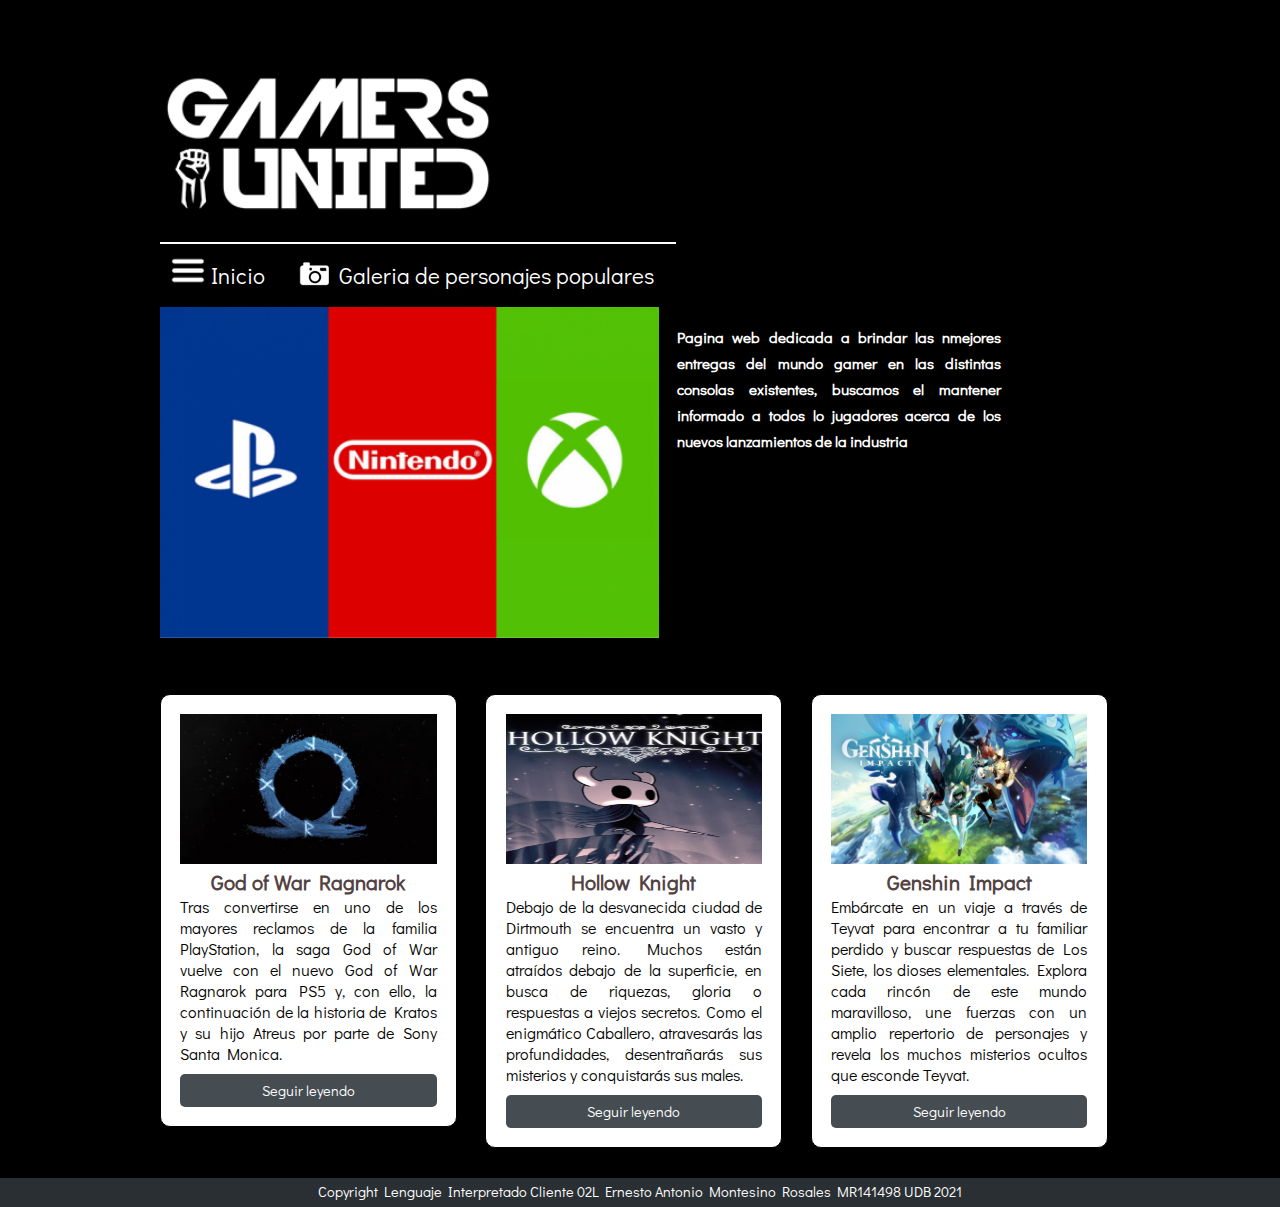
<file: index.html>
<!doctype html>
<html>

<head>
    <meta charset="utf-8">
    <meta name = "viewport" content = "widht = device-widht, initial-scale=1.0, user-scalable=no" >
    <link type="text/css" rel="stylesheet" href="css/base.css">
<link type="text/css" rel="stylesheet" href="css/movil.css" media="screen
and (max-width:480px) ">
<link type="text/css" rel="stylesheet" href="css/tablet.css" media="screen
and (min-width:481px) and (max-width:768px) ">
<link type="text/css" rel="stylesheet" href="css/pc.css" media="screen and
(min-width:769px) ">
    <title>Gamers United</title>
</head>

<body>
    <section id="superior">
        <div id="encabezado">
            <nav>
                <img src="img/Logos/Logo_principal1.png" alt="Logo" width="200" height="54" id="logo">
                <ul>
                    <li><a href="index.html" id="inicio">Inicio</a></li>
                    <li><a href="galeria.html" id="galeria">Galeria de personajes populares</a></li>
                </ul>
            </nav>
            <div id="imgDesc">
                <img src="img/Logos/Consolas.png" alt="Imagen principal" width="300" height="120">
                <div id="descripcion">
                    <p>Pagina web dedicada a brindar las nmejores entregas del mundo gamer en las distintas consolas existentes, buscamos el mantener informado a todos lo jugadores acerca de los nuevos lanzamientos de la industria</p>
                </div>
            </div>
    </section>
    <section id="contenido">
        <div class="plan">
            <img src="img/Noticias/Ragnarok.jpeg" alt="GOW R" width="260" height="150">
            <h1>God of War Ragnarok</h1> Tras convertirse en uno de los mayores reclamos de la familia PlayStation, la saga God of War vuelve con el nuevo God of War Ragnarok para PS5 y, con ello, la continuación de la historia de Kratos y su hijo Atreus por parte de Sony Santa Monica.
            <p class="boton"><a href="Noticia1.html">Seguir leyendo</a></p>
        </div>
        <div class="plan">
            <img src="img/Logos/Hollow.jpg" alt="Hollow" width="260" height="150">
            <h1>Hollow Knight</h1> Debajo de la desvanecida ciudad de Dirtmouth se encuentra un vasto y antiguo reino. Muchos están atraídos debajo de la superficie, en busca de riquezas, gloria o respuestas a viejos secretos.
            Como el enigmático Caballero, atravesarás las profundidades, desentrañarás sus misterios y conquistarás sus males.
            <p class="boton"><a href="Noticia2.html">Seguir leyendo</a></p>
        </div>
        <div class="plan">
            <img src="img/Logos/Genshin.jpg" alt="Genshin" width="260" height="150">
            <h1>Genshin Impact</h1> Embárcate en un viaje a través de Teyvat para encontrar a tu familiar perdido y buscar respuestas de Los Siete, los dioses elementales. Explora cada rincón de este mundo maravilloso, une fuerzas con un amplio repertorio de personajes y revela los muchos misterios ocultos que esconde Teyvat.
            <p class="boton"><a href="Noticia3.html">Seguir leyendo</a></p>
        </div>
    </section>
    <footer>
        Copyright Lenguaje Interpretado Cliente 02L Ernesto Antonio Montesino Rosales MR141498 UDB 2021
    </footer>
</body>

</html>
</file>
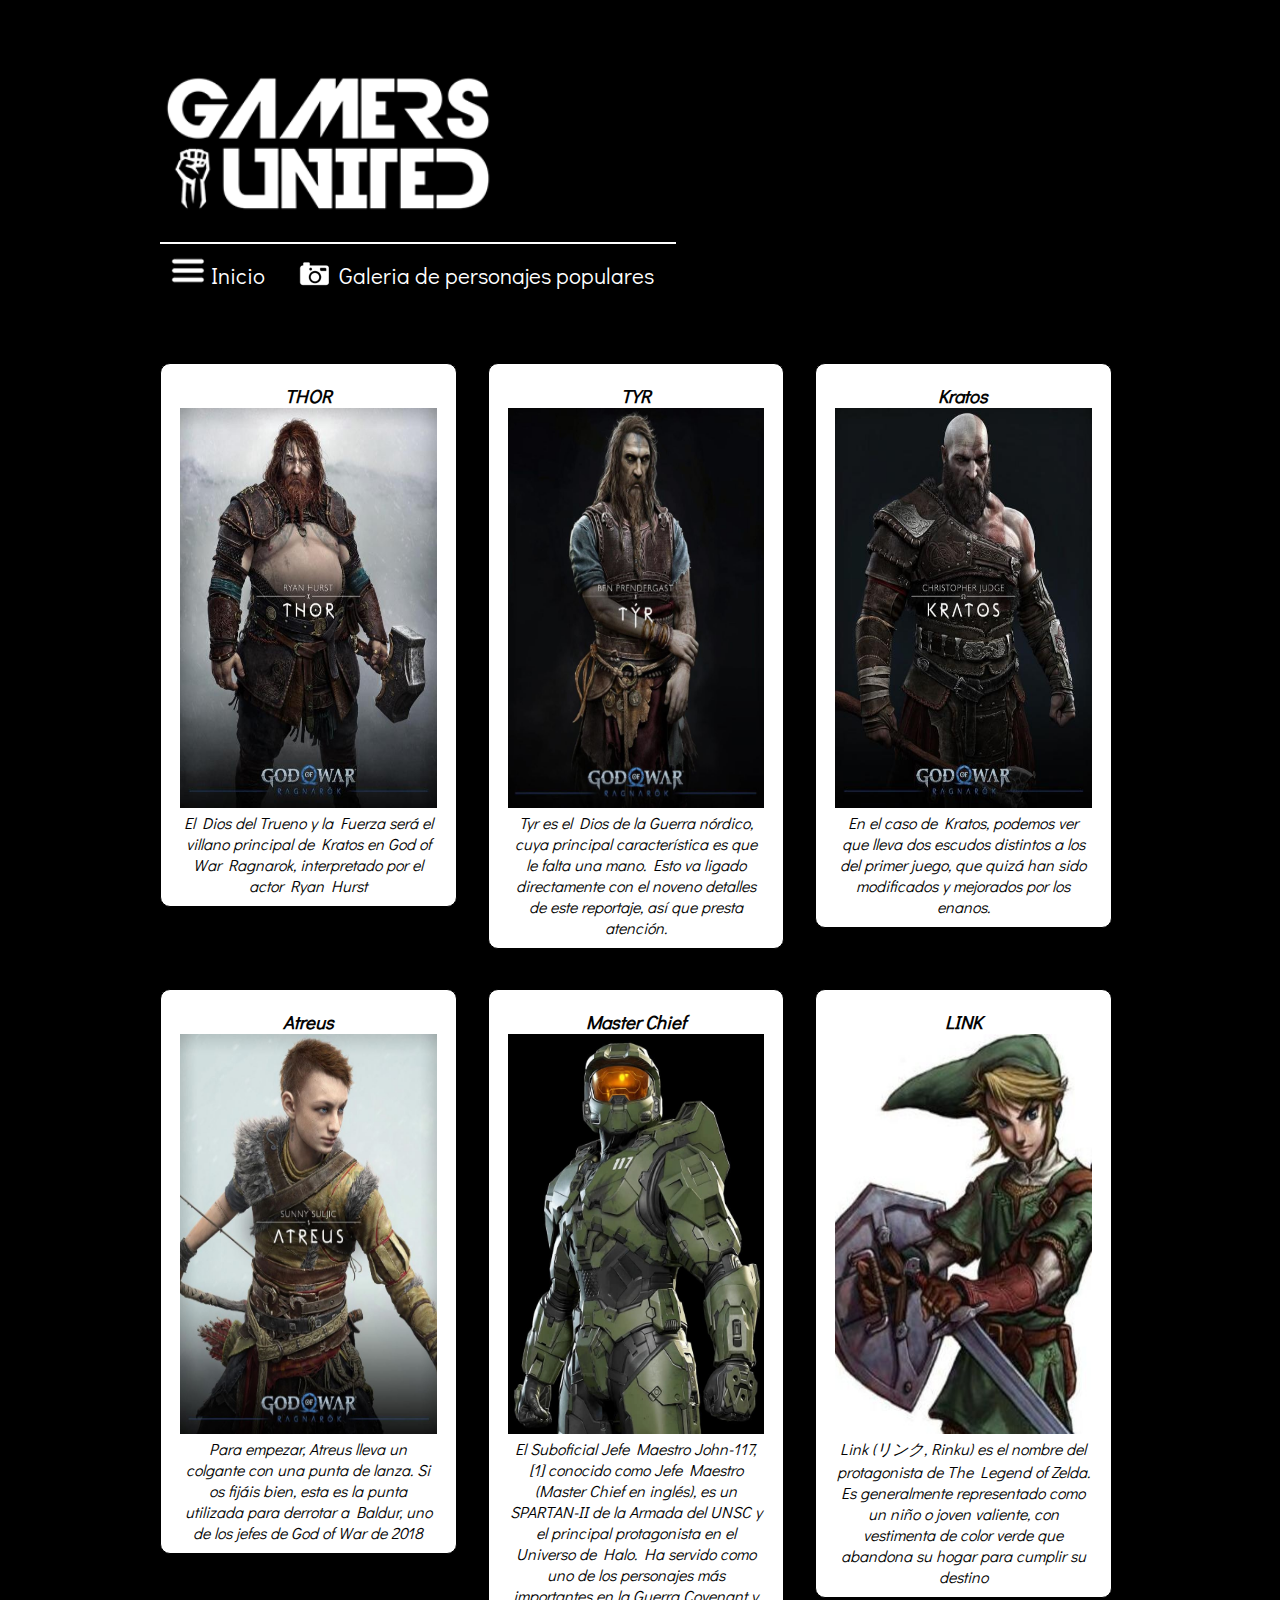
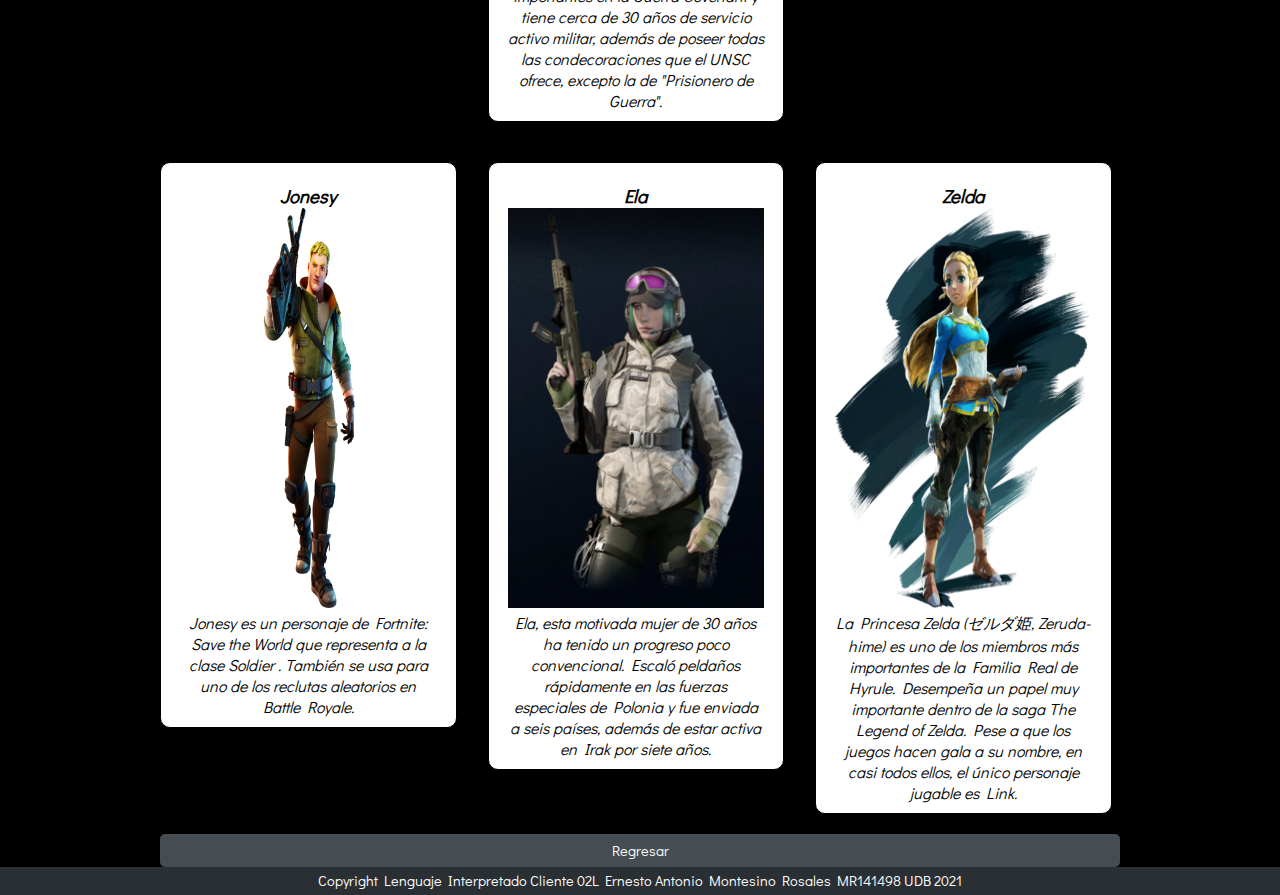
<file: galeria.html>
<!doctype html>
<html>

<head>
    <meta charset="utf-8">
    <meta name = "viewport" content = "widht = device-widht, initial-scale=1.0, user-scalable=no" >
    <link type="text/css" rel="stylesheet" href="css/base.css">
<link type="text/css" rel="stylesheet" href="css/movil.css" media="screen
and (max-width:480px) ">
<link type="text/css" rel="stylesheet" href="css/tablet.css" media="screen
and (min-width:481px) and (max-width:768px) ">
<link type="text/css" rel="stylesheet" href="css/pc.css" media="screen and
(min-width:769px) ">
    <title>Imagenes preferidas</title>
</head>

<body>
    <section id="superior">
        <div id="encabezado">
            <nav>
                <img src="img/Logos/Logo_principal1.png" alt="Logo" width="200" height="54" id="logo">
                <ul>
                    <li><a href="index.html" id="inicio">Inicio</a></li>
                    <li><a href="galeria.html" id="galeria">Galeria de personajes populares</a></li>
                </ul>
            </nav>
    </section>
    <section id="contenido">
        <div id="galeria">
            <div class="plan">
                    </a>
                    <h3>THOR<h3></h3>
                    <img src="img/Noticias/Thor.jpg" alt="Thor" width="600" height="400">
                    </a>
                        <p>El Dios del Trueno y la Fuerza será el villano principal de Kratos en God of War Ragnarok, interpretado por el actor Ryan Hurst</p>    
                 
            </div>
            <div class="plan">
                <h3>TYR<h3></h3>
                <img src="img/Noticias/Tyr.jpg" alt="Tyr" width="600" height="400">
                </a>
                    <p>Tyr es el Dios de la Guerra nórdico, cuya principal característica es que le falta una mano. Esto va ligado directamente con el noveno detalles de este reportaje, así que presta atención.</p>
                       
            </div>
            <div class="plan">
                <h3>Kratos<h3></h3>
            <img src="img/Noticias/Kratos.jpg" alt="Kratos" width="600" height="400">
            </a>
                <p>En el caso de Kratos, podemos ver que lleva dos escudos distintos a los del primer juego, que quizá han sido modificados y mejorados por los enanos.</p> 
      
            </div>
            <div class="plan">
                <h3>Atreus<h3></h3>
                <img src="img/Noticias/Atreus.jpg" alt="Atreus" width="600" height="400">
                </a>
                    <p>Para empezar, Atreus lleva un colgante con una punta de lanza. Si os fijáis bien, esta es la punta utilizada para derrotar a Baldur, uno de los jefes de God of War de 2018</p> 
               
            </div>
            <div class="plan">
                <h3>Master Chief<h3></h3>
                <img src="img/Noticias/MC.jpg" alt="MC" width="600" height="400">
                <p>El Suboficial Jefe Maestro John-117, [1] conocido como Jefe Maestro (Master Chief en inglés), es un SPARTAN-II de la Armada del UNSC y el principal protagonista en el Universo de Halo. Ha servido como uno de los personajes más importantes en la Guerra Covenant y tiene cerca de 30 años de servicio activo militar, además de poseer todas las condecoraciones que el UNSC ofrece, excepto la de "Prisionero de Guerra".</p>
            </div>
            <div class="plan">
                <h3>LINK<h3></h3>
                <img src="img/Noticias/Link.jpg" alt="L" width="600" height="400">
                <p>Link (リンク, Rinku) es el nombre del protagonista de The Legend of Zelda. Es generalmente representado como un niño o joven valiente, con vestimenta de color verde que abandona su hogar para cumplir su destino</p>
            </div>
            <div class="plan">
                <h3>Jonesy<h3></h3>
                <img src="img/Noticias/JN.png" alt="JN" width="600" height="400">
                <p>Jonesy es un personaje de Fortnite: Save the World que representa a la clase Soldier . También se usa para uno de los reclutas aleatorios en Battle Royale. </p>
            </div>
            <div class="plan">
                <h3>Ela<h3></h3>
                <img src="img/Noticias/Ela.png" alt="Ela" width="600" height="400">
                <p>Ela, esta motivada mujer de 30 años ha tenido un progreso poco convencional. Escaló peldaños rápidamente en las fuerzas especiales de Polonia y fue enviada a seis países, además de estar activa en Irak por siete años.</p>
            </div>
            <div class="plan">
                <h3>Zelda<h3></h3>
                <img src="img/Noticias/Zelda.png" alt="Ela" width="600" height="400">
                <p>La Princesa Zelda (ゼルダ姫, Zeruda-hime) es uno de los miembros más importantes de la Familia Real de Hyrule. Desempeña un papel muy importante dentro de la saga The Legend of Zelda. Pese a que los juegos hacen gala a su nombre, en casi todos ellos, el único personaje jugable es Link.</p>
            </div>
        </div>
        <p class="boton"><a href="index.html">Regresar</a></p>
    </section>
    <footer>
        Copyright Lenguaje Interpretado Cliente 02L Ernesto Antonio Montesino Rosales MR141498 UDB 2021
    </footer>
</body>


</html>
</file>
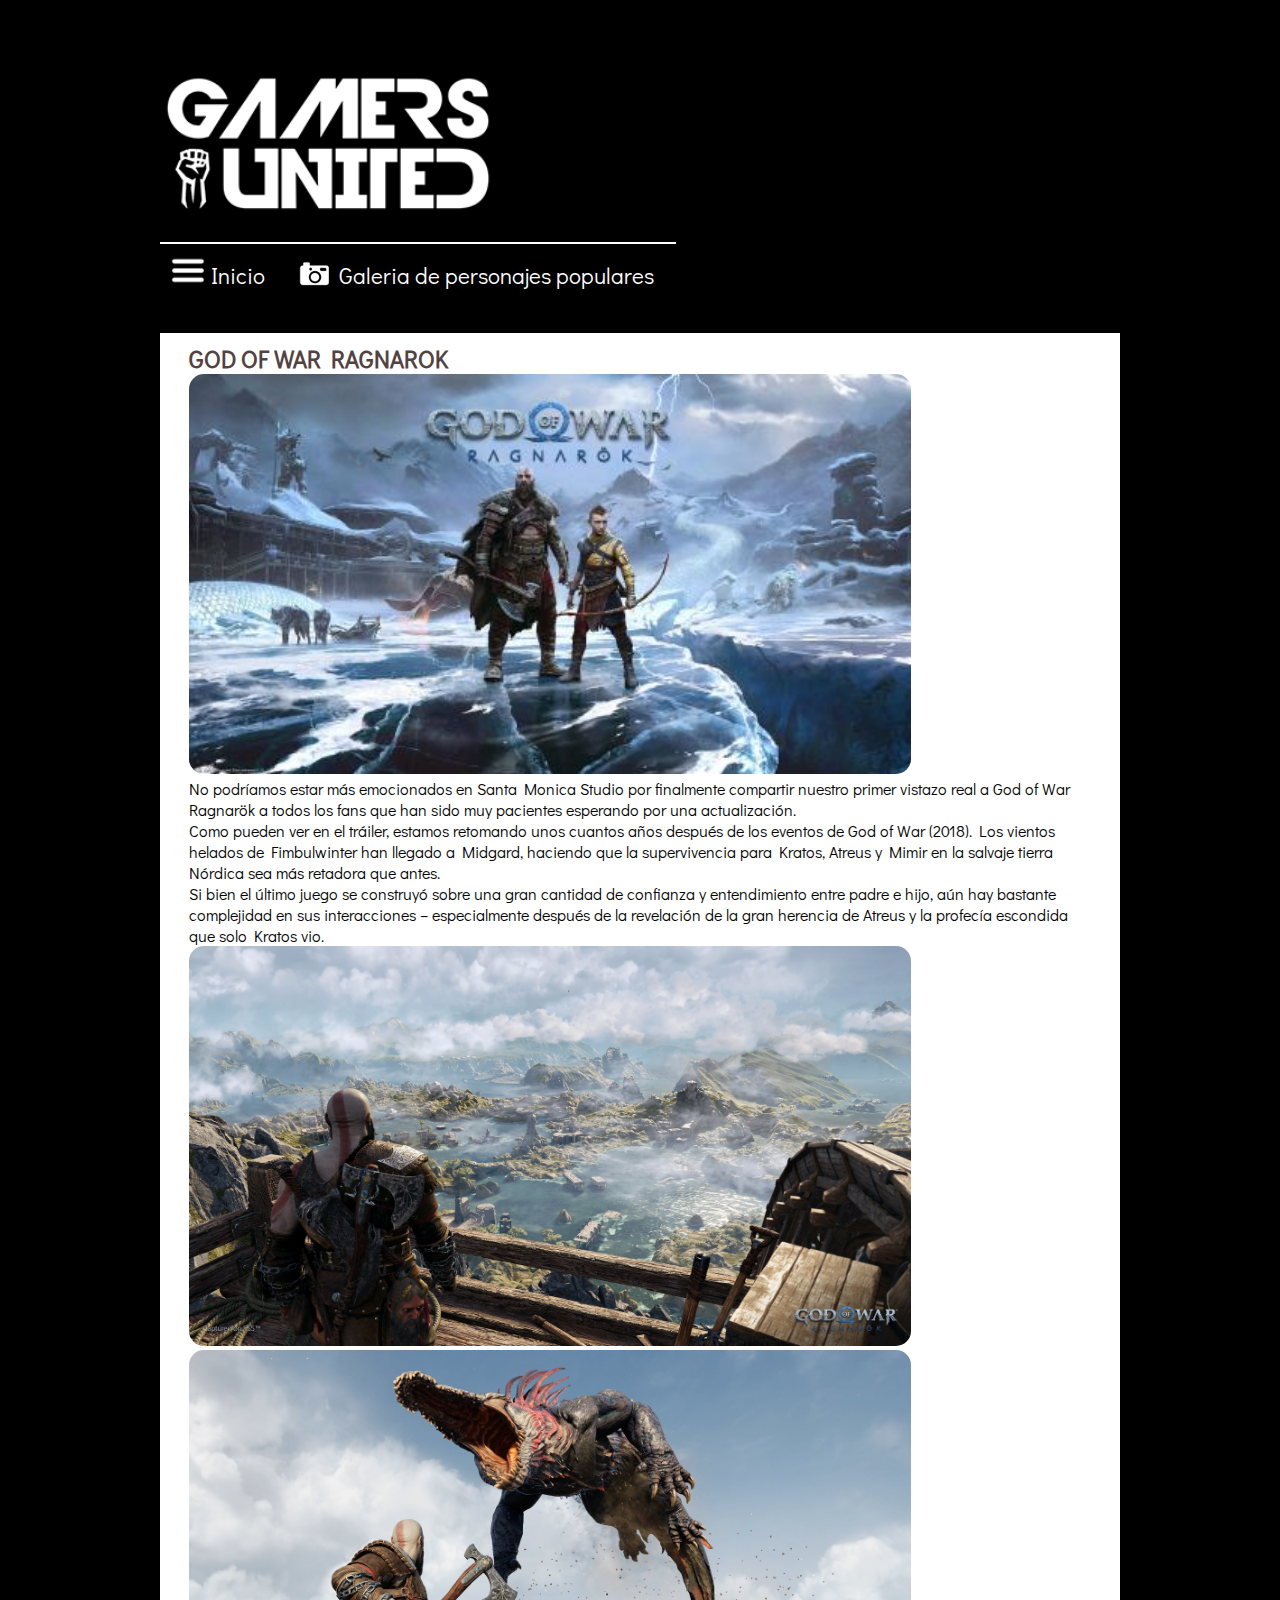
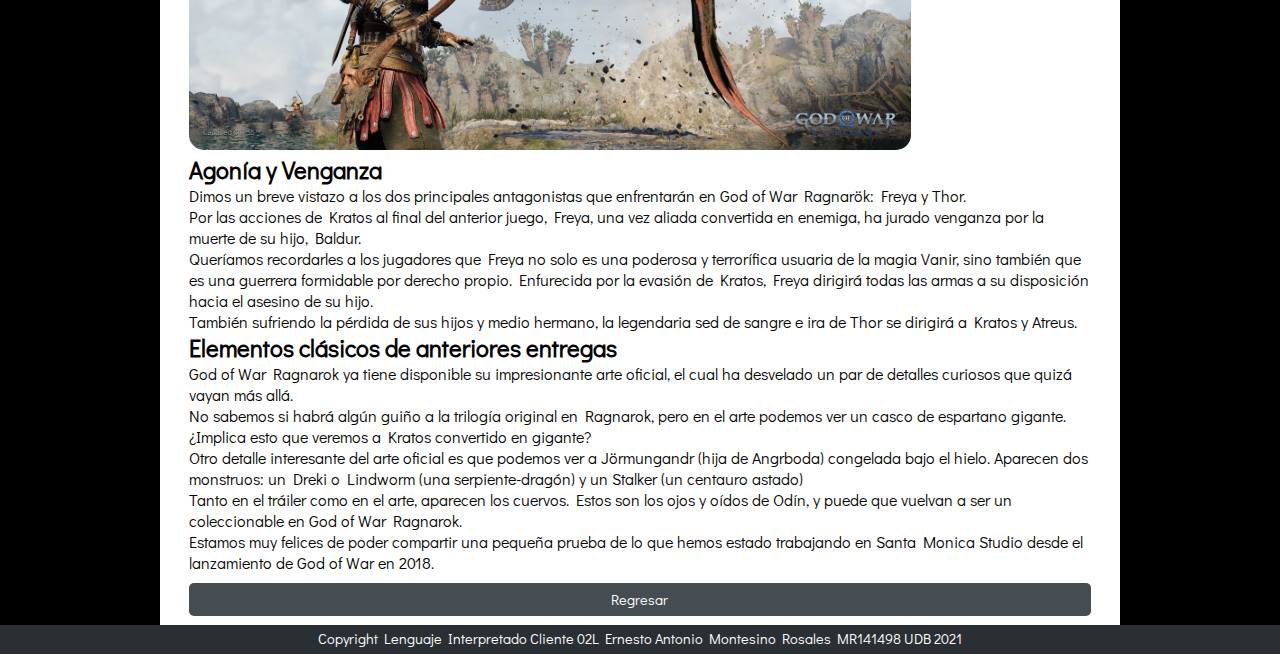
<file: Noticia1.html>
<!doctype html>
<html>

<head>
    <meta charset="utf-8">
    <meta name = "viewport" content = "widht = device-widht, initial-scale=1.0, user-scalable=no" >
    <link type="text/css" rel="stylesheet" href="css/base.css">
<link type="text/css" rel="stylesheet" href="css/movil.css" media="screen
and (max-width:480px) ">
<link type="text/css" rel="stylesheet" href="css/tablet.css" media="screen
and (min-width:481px) and (max-width:768px) ">
<link type="text/css" rel="stylesheet" href="css/pc.css" media="screen and
(min-width:769px) ">
    <title>Noticias</title>
</head>

<body>
    <section id="superior">
        <div id="encabezado">
            <nav>
                <img src="img/Logos/Logo_principal1.png" alt="Logo" width="200" height="54" id="logo">
                <ul>
                    <li><a href="index.html" id="inicio">Inicio</a></li>
                    <li><a href="galeria.html" id="galeria">Galeria de personajes populares</a></li>
                </ul>
            </nav>
    </section>
    <section id="contenido">
        <div class="planes" id="galeriaNaturaleza">
            
            <h1>GOD OF WAR RAGNAROK</h1>
            <img src="img/Noticias/GOW1.jpg" alt="GOWR" width="600" height="400">
        </a>
    <p>No podríamos estar más emocionados en Santa Monica Studio por finalmente compartir nuestro primer vistazo real a God of War Ragnarök a todos los fans que han sido muy pacientes esperando por una actualización. </p>
    <p>Como pueden ver en el tráiler, estamos retomando unos cuantos años después de los eventos de God of War (2018). Los vientos helados de Fimbulwinter han llegado a Midgard, haciendo que la supervivencia para Kratos, Atreus y Mimir en la salvaje tierra Nórdica sea más retadora que antes.  </p>
    <p>Si bien el último juego se construyó sobre una gran cantidad de confianza y entendimiento entre padre e hijo, aún hay bastante complejidad en sus interacciones – especialmente después de la revelación de la gran herencia de Atreus y la profecía escondida que solo Kratos vio.  </p>
    <img src="img/Noticias/GOW2.jpg" alt="GOWR1" width="600" height="400">
                <img src="img/Noticias/GOW3.jpg" alt="GOWR2" width="600" height="400">
                <h2>Agonía y Venganza<h2></h2>
            </a>
                <p>Dimos un breve vistazo a los dos principales antagonistas que enfrentarán en God of War Ragnarök: Freya y Thor.</p>         
                <p>Por las acciones de Kratos al final del anterior juego, Freya, una vez aliada convertida en enemiga, ha jurado venganza por la muerte de su hijo, Baldur.</p>         
                <p>Queríamos recordarles a los jugadores que Freya no solo es una poderosa y terrorífica usuaria de la magia Vanir, sino también que es una guerrera formidable por derecho propio. Enfurecida por la evasión de Kratos, Freya dirigirá todas las armas a su disposición hacia el asesino de su hijo.</p>         
                <p>También sufriendo la pérdida de sus hijos y medio hermano, la legendaria sed de sangre e ira de Thor se dirigirá a Kratos y Atreus.</p>
            </a>
            <h2>Elementos clásicos de anteriores entregas<h2></h2>
        </a>
            <p>God of War Ragnarok ya tiene disponible su impresionante arte oficial, el cual ha desvelado un par de detalles curiosos que quizá vayan más allá.</p>         
            <p>No sabemos si habrá algún guiño a la trilogía original en Ragnarok, pero en el arte podemos ver un casco de espartano gigante. ¿Implica esto que veremos a Kratos convertido en gigante?</p>         
            <p>Otro detalle interesante del arte oficial es que podemos ver a Jörmungandr (hija de Angrboda) congelada bajo el hielo. Aparecen dos monstruos: un Dreki o Lindworm (una serpiente-dragón) y un Stalker (un centauro astado)</p>         
            <p>Tanto en el tráiler como en el arte, aparecen los cuervos. Estos son los ojos y oídos de Odín, y puede que vuelvan a ser un coleccionable en God of War Ragnarok.</p>
            <p>Estamos muy felices de poder compartir una pequeña prueba de lo que hemos estado trabajando en Santa Monica Studio desde el lanzamiento de God of War en 2018. </p>
        </a>
        <p class="boton"><a href="index.html">Regresar</a></p>
        </div>
    </section>
    <footer>
        Copyright Lenguaje Interpretado Cliente 02L Ernesto Antonio Montesino Rosales MR141498 UDB 2021
    </footer>
</body>

</html>
</file>
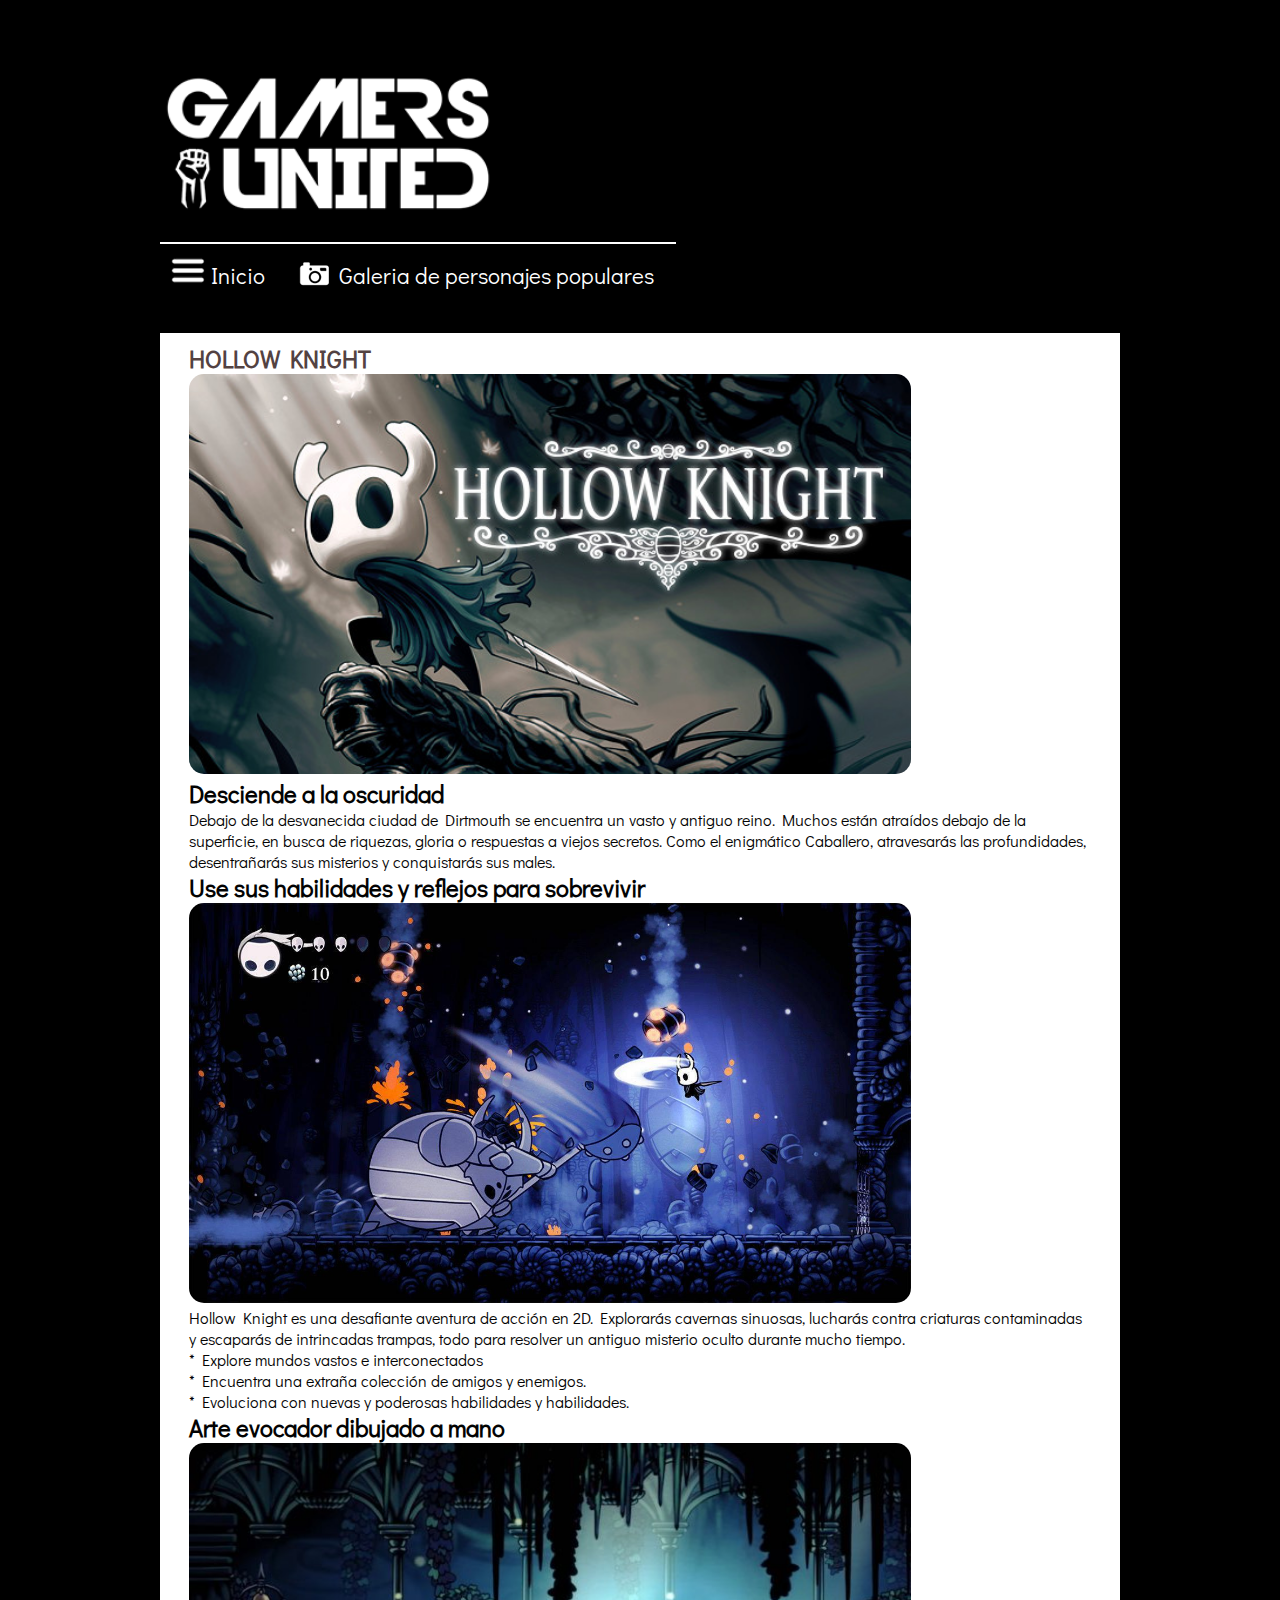
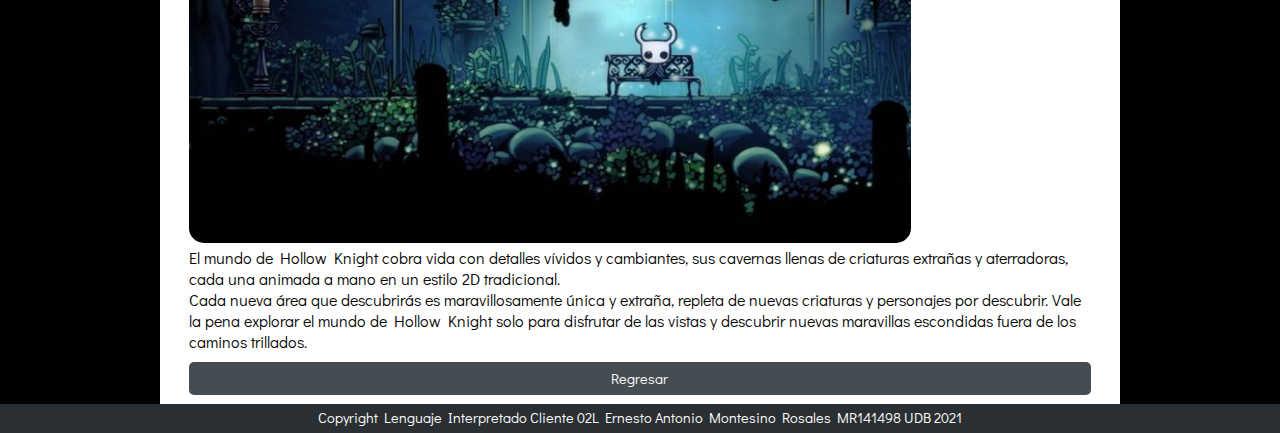
<file: Noticia2.html>
<!doctype html>
<html>

<head>
    <meta charset="utf-8">
    <meta name = "viewport" content = "widht = device-widht, initial-scale=1.0, user-scalable=no" >
    <link type="text/css" rel="stylesheet" href="css/base.css">
<link type="text/css" rel="stylesheet" href="css/movil.css" media="screen
and (max-width:480px) ">
<link type="text/css" rel="stylesheet" href="css/tablet.css" media="screen
and (min-width:481px) and (max-width:768px) ">
<link type="text/css" rel="stylesheet" href="css/pc.css" media="screen and
(min-width:769px) ">
    <title>Noticias</title>
</head>

<body>
    <section id="superior">
        <div id="encabezado">
            <nav>
                <img src="img/Logos/Logo_principal1.png" alt="Logo" width="200" height="54" id="logo">
                <ul>
                    <li><a href="index.html" id="inicio">Inicio</a></li>
                    <li><a href="galeria.html" id="galeria">Galeria de personajes populares</a></li>
                </ul>
            </nav>
    </section>
    <section id="contenido">
        <div class="planes" id="galeriaNaturaleza">
            
            <h1>HOLLOW KNIGHT</h1>
            <img src="img/Noticias2/Hollow1.jpg" alt="GOWR" width="600" height="400">
        </a>
        <h2>Desciende a la oscuridad</h2>
    <p>Debajo de la desvanecida ciudad de Dirtmouth se encuentra un vasto y antiguo reino. Muchos están atraídos debajo de la superficie, en busca de riquezas, gloria o respuestas a viejos secretos.
        Como el enigmático Caballero, atravesarás las profundidades, desentrañarás sus misterios y conquistarás sus males.</p>
    </a>
                <h2>Use sus habilidades y reflejos para sobrevivir<h2></h2>
            </a>
            <img src="img/Noticias2/Hollow2.jpg" alt="GOWR" width="600" height="400">
                <p>Hollow Knight es una desafiante aventura de acción en 2D. Explorarás cavernas sinuosas, lucharás contra criaturas contaminadas y escaparás de intrincadas trampas, todo para resolver un antiguo misterio oculto durante mucho tiempo.</p>         
                <p>* Explore mundos vastos e interconectados</p>         
                <p>* Encuentra una extraña colección de amigos y enemigos.</p>         
                <p>* Evoluciona con nuevas y poderosas habilidades y habilidades.</p>
            </a>
            <h2>Arte evocador dibujado a mano<h2></h2>
        </a>
        <img src="img/Noticias2/Hollow3.jpg" alt="GOWR" width="600" height="400">
            <p>El mundo de Hollow Knight cobra vida con detalles vívidos y cambiantes, sus cavernas llenas de criaturas extrañas y aterradoras, cada una animada a mano en un estilo 2D tradicional.</p>         
            <p>Cada nueva área que descubrirás es maravillosamente única y extraña, repleta de nuevas criaturas y personajes por descubrir. Vale la pena explorar el mundo de Hollow Knight solo para disfrutar de las vistas y descubrir nuevas maravillas escondidas fuera de los caminos trillados.</p>         
        </a>
        <p class="boton"><a href="index.html">Regresar</a></p>
        </div>
    </section>
    <footer>
        Copyright Lenguaje Interpretado Cliente 02L Ernesto Antonio Montesino Rosales MR141498 UDB 2021
    </footer>
</body>

</html>
</file>
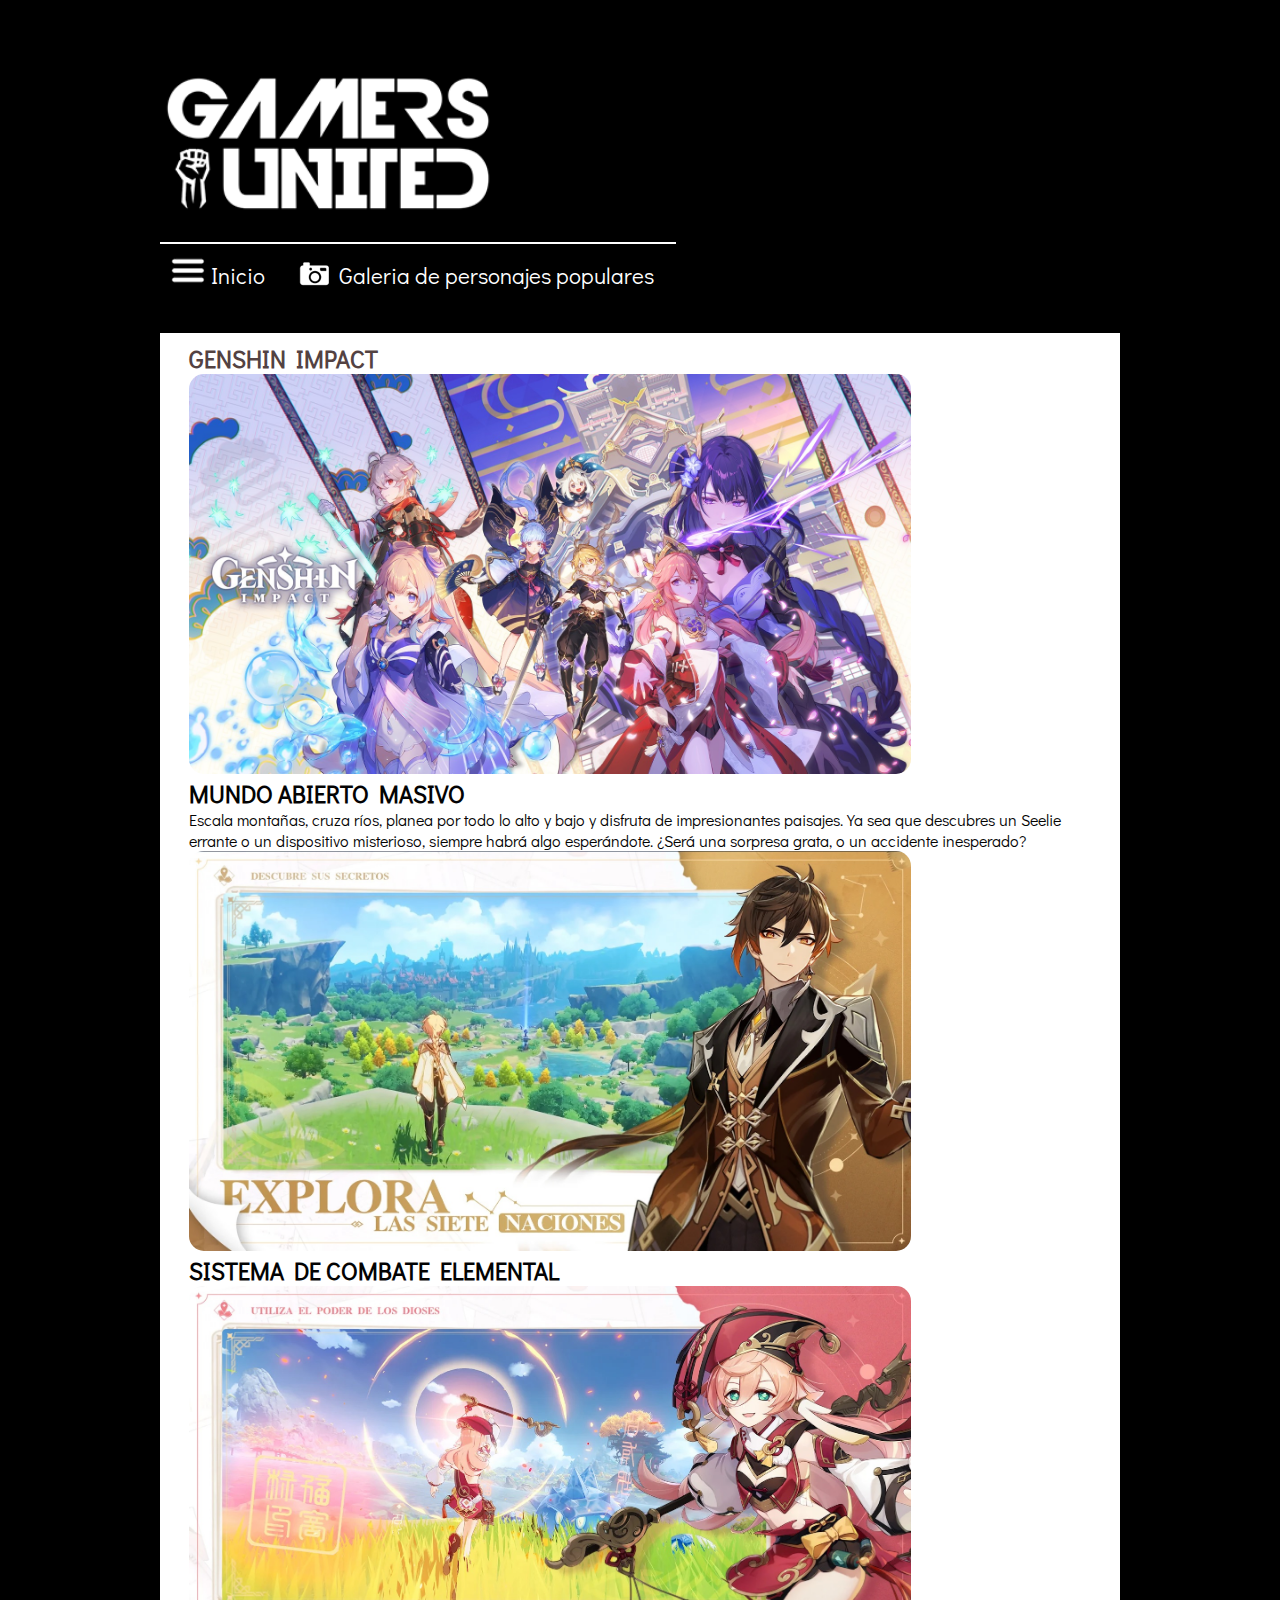
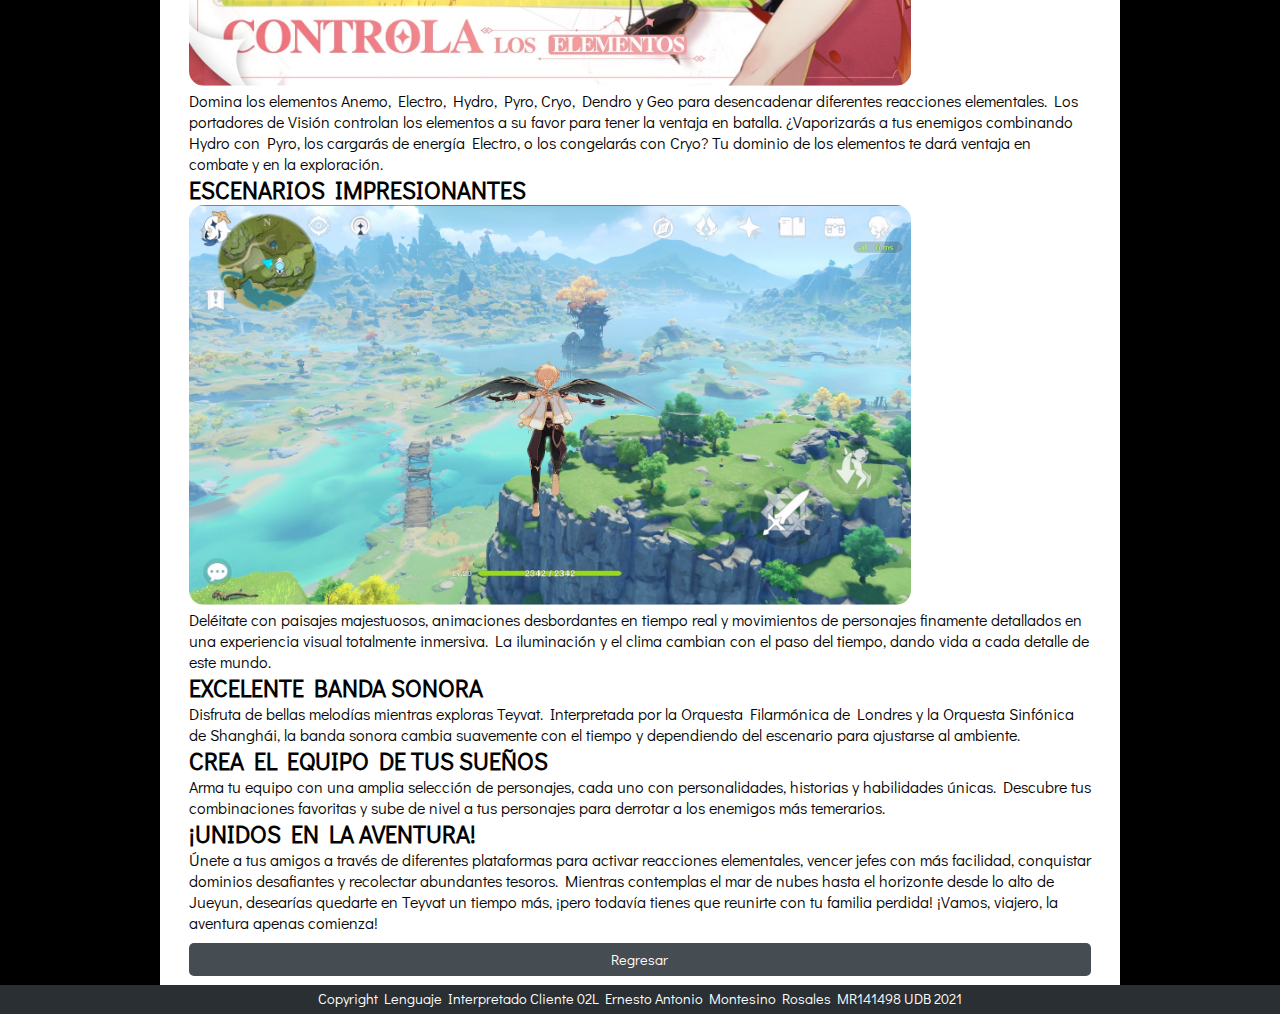
<file: Noticia3.html>
<!doctype html>
<html>

<head>
    <meta charset="utf-8">
    <meta name = "viewport" content = "widht = device-widht, initial-scale=1.0, user-scalable=no" >
    <link type="text/css" rel="stylesheet" href="css/base.css">
<link type="text/css" rel="stylesheet" href="css/movil.css" media="screen
and (max-width:480px) ">
<link type="text/css" rel="stylesheet" href="css/tablet.css" media="screen
and (min-width:481px) and (max-width:768px) ">
<link type="text/css" rel="stylesheet" href="css/pc.css" media="screen and
(min-width:769px) ">
    <title>Noticias</title>
</head>

<body>
    <section id="superior">
        <div id="encabezado">
            <nav>
                <img src="img/Logos/Logo_principal1.png" alt="Logo" width="200" height="54" id="logo">
                <ul>
                    <li><a href="index.html" id="inicio">Inicio</a></li>
                    <li><a href="galeria.html" id="galeria">Galeria de personajes populares</a></li>
                </ul>
            </nav>
    </section>
    <section id="contenido">
        <div class="planes" id="galeriaNaturaleza">
            
            <h1>GENSHIN IMPACT</h1>
            <img src="img/Noticias3/G1.jpg" alt="GOWR" width="600" height="400">
        </a>
        <h2>MUNDO ABIERTO MASIVO</h2>
    <p>Escala montañas, cruza ríos, planea por todo lo alto y bajo y disfruta de impresionantes paisajes. Ya sea que descubres un Seelie errante o un dispositivo misterioso, siempre habrá algo esperándote. ¿Será una sorpresa grata, o un accidente inesperado?</p>
    <img src="img/Noticias3/G2.jpg" alt="GOWR" width="600" height="400">
</a>
                <h2>SISTEMA DE COMBATE ELEMENTAL<h2></h2>
                <img src="img/Noticias3/G3.jpg" alt="GOWR" width="600" height="400">
            </a>
                <p>Domina los elementos Anemo, Electro, Hydro, Pyro, Cryo, Dendro y Geo para desencadenar diferentes reacciones elementales. Los portadores de Visión controlan los elementos a su favor para tener la ventaja en batalla.
                    ¿Vaporizarás a tus enemigos combinando Hydro con Pyro, los cargarás de energía Electro, o los congelarás con Cryo? Tu dominio de los elementos te dará ventaja en combate y en la exploración.</p>            
            </a>
            <h2>ESCENARIOS IMPRESIONANTES<h2></h2>
        </a>
        <img src="img/Noticias3/G4.jpg" alt="GOWR" width="600" height="400">
            <p>Deléitate con paisajes majestuosos, animaciones desbordantes en tiempo real y movimientos de personajes finamente detallados en una experiencia visual totalmente inmersiva. La iluminación y el clima cambian con el paso del tiempo, dando vida a cada detalle de este mundo.</p>               
        </a>
        <h2>EXCELENTE BANDA SONORA<h2></h2>
        </a>

            <p>Disfruta de bellas melodías mientras exploras Teyvat. Interpretada por la Orquesta Filarmónica de Londres y la Orquesta Sinfónica de Shanghái, la banda sonora cambia suavemente con el tiempo y dependiendo del escenario para ajustarse al ambiente.</p>               
        </a>
        <h2>CREA EL EQUIPO DE TUS SUEÑOS<h2></h2>
    </a>

        <p>Arma tu equipo con una amplia selección de personajes, cada uno con personalidades, historias y habilidades únicas. Descubre tus combinaciones favoritas y sube de nivel a tus personajes para derrotar a los enemigos más temerarios.</p>               
    </a>
    <h2>¡UNIDOS EN LA AVENTURA!<h2></h2>
</a>

    <p>Únete a tus amigos a través de diferentes plataformas para activar reacciones elementales, vencer jefes con más facilidad, conquistar dominios desafiantes y recolectar abundantes tesoros.
        Mientras contemplas el mar de nubes hasta el horizonte desde lo alto de Jueyun, desearías quedarte en Teyvat un tiempo más, ¡pero todavía tienes que reunirte con tu familia perdida! ¡Vamos, viajero, la aventura apenas comienza!</p>               
</a>
<p class="boton"><a href="index.html">Regresar</a></p>
        </div>
    </section>
    <footer>
        Copyright Lenguaje Interpretado Cliente 02L Ernesto Antonio Montesino Rosales MR141498 UDB 2021
    </footer>
</body>

</html>
</file>
<file: css/base.css>
/* FUENTES */
@import url(http://fonts.googleapis.com/css?family=Didact+Gothic);
*{
 font-family: 'Didact Gothic', sans-serif;
 margin: 0;
 padding: 0;
}
body{
 background-color: rgb(0, 0, 0);
 color: rgb(3, 3, 3);
}h1{
    font-size: 1.3em;
    text-align: center;
    color: #534242;
   }
   /* PARTE SUPERIOR */
   #superior{
    width: 100%;
    padding: 2% 0px;
    background-color: #000000;
   }
   /* PIE DE LA PAGINA*/
   footer{
    text-align: center;
    margin: 0;
    font-size: .9em;
    line-height: 2;
    clear: both;
    background-color: #2a2f33;
    color: white;
    width: 100%;
   }/*BOTON DE LA PAGINA INDEX */
.boton{
    background-color:#464d52;
    padding: 7px;
    margin-top: 10px;
    border-radius: 5px;
    color: white;
    font-size: 0.9em;
    text-align: center;
    vertical-align: middle;
    cursor: pointer;
    transition: background 3s, color 1s;
   }
   .boton:hover{
    background: #5077c7;
   }
   .boton a{
    text-decoration: none;
    color: white;
    width: 100%;
    margin: 0px;
    display: block;
}
</file>
<file: css/movil.css>
/* MENU */
nav{
    width: 100%; /* 960/960*=100%*/
    font-size: 1.2em;
   }
   nav ul{
    list-style: none;
    margin: 0px 0px 5px 0px;
   }
   nav ul li{
    float: left;
    margin: 0px -15px;
    padding: 10px 0px 0px 0px;
    border-top: solid 2px white;
    border-bottom: solid 2px white;
}
nav ul li a {
 text-decoration: none;
 padding: .3em .5em;
 margin: 0em .5em;
 display: block;
 color: white;
 transition: color 1s, transform 3s;
}
/*
nav ul li a:hover{
 color: #AAA;
 transform:scale(1.3);
}
nav ul li a#inicio{
 background: url(../img/turismo/home.png) no-repeat 0px 3px;
 padding-left: 40px;
}
nav ul li a#planes{
 background: url(../img/turismo/planes.png) no-repeat 0px 3px;
 padding-left: 40px;
}
nav ul li a#galeria{
    background: url(../img/turismo/galeria.png) no-repeat 0px 3px;
    padding-left: 40px;
   }*/
   /* PARTE SUPERIOR */
   #encabezado{
    margin: 0px auto;
    width: 90%; 
   }
   #superior #encabezado #logo{
    margin: 10px 0px; /*23/960=2%*/
    width: 120px; /*200/960= 21%*/
    height: auto;
   }
   #imgDesc img{
    width: 100%; /* 600/960= 62.5% */
    height: auto;
    float: none;
}
#imgDesc{
 overflow: auto;/*obliga a cubrir a los elementos flotantes*/
 width: 100%;
}
#descripcion{
 width: 100%; /* 360/960=0.375*/
}
#descripcion p{
 margin: 20px 0px 10px 0px; /* 20/360 =5% */
 color: white;
 line-height: 140%;
 text-align:justify;
 font-size: 0.8em;
}
/*Contenido principal de las paginas */
#contenido{
 width: 90%;
 margin: 0px auto;

 overflow: auto;

}
/* CONTENIDO DE LA PAGINA INDEX */
.plan{
 width: 92%; /* 258/960= 27%*/
 padding: 10px 2%; /* 20/960=2%*/
 margin: 20px 1%;
 background-color:white;
 border: solid 1px black;
 border-radius: 10px;
 text-align: justify;

}
.plan img{
 width: 100%;
 height: auto;
}
.boton{
    width: 92%;
    margin: 5px auto;
}
.plan p{
    font-size: 0.8em;
}
.plan h1{
    font-size: 1em;
}
   /* CONTENIDO DE LA PAGINA PLANES */
   .planes{
    width: 94%;
    background: white;
    padding: 1% 3%;
   }
   .planes img{
    width: 100%;
    border-radius: 15px;
   }
   .planes h1{
    text-align: left;
    font-size: 1.5em;
   }
   .planes .precio{
    font-size: 1.1em;
    margin: 20px 0px 5px;
    padding-bottom: 15px;
    border-bottom: solid 2px grey;
    font-weight: bold;
   }
   /* CONTENIDO DE LA PAGINA GALERIA*/
   #galeria .plan{
    font-size: 0.8em;
    padding-bottom: 10px;
    margin: 10px auto;
    float: none;
    width: 90%;
    text-align: center;
    font-style: italic;
   }
   #galeria .plan p{
clear:both;
   }
   #galeria .plan img{
    width: 90%;
    height: auto;
    margin: 5pc 5%
       }
</file>
<file: css/tablet.css>
/* MENU */
nav{
    width: 100%; /* 960/960*=100%*/
    font-size: 1.4em;
   }
   nav ul{
    list-style: none;
    margin: 0px 0px 65px 0px;
   }
   nav ul li{
    float: left;
    margin: 0px;
    padding: 10px 0px 0px 0px;
    border-top: solid 2px white;
}
nav ul li a {
 text-decoration: none;
 padding: .3em .5em;
 margin: 0em .5em;
 display: block;
 color: white;
 transition: color 1s, transform 3s;
}
nav ul li a:hover{
 color: #AAA;
 transform:scale(1.5);
}
nav ul li a#inicio{
 background: url(../img/Logos/Menu1.png) no-repeat 0px 3px;
 padding-left: 40px;
}
nav ul li a#planes{
 background: url(../img/turismo/planes.png) no-repeat 0px 3px;
 padding-left: 40px;
}
nav ul li a#galeria{
    background: url(../img/turismo/galeria.png) no-repeat 0px 3px;
    padding-left: 40px;
   }
   /* PARTE SUPERIOR */
   #encabezado{
    margin: 0px auto;
    width: 90%; 
   }
   #superior #encabezado #logo{
    margin: 2% 0px; /*23/960=2%*/
    width: 21%; /*200/960= 21%*/
    height: auto;
   }
   #imgDesc img{
    width: 100%; /* 600/960= 62.5% */
    height: auto;
    float: none;
}
#imgDesc{
 overflow: hidden;/*obliga a cubrir a los elementos flotantes*/
}
#descripcion{
 width: 100%; /* 360/960=0.375*/
}
#descripcion p{
 margin: 20px 0px 10px 0px; /* 20/360 =5% */
 color: white;
 font-weight: bold;
 line-height: 140%;
 text-align:justify;
 font-size: 1em;
}
/*Contenido principal de las paginas */
#contenido{
 width: 90%;
 margin: 0px auto;

 overflow: auto;

}
/* CONTENIDO DE LA PAGINA INDEX */
.plan{
 width: 94%; /* 258/960= 27%*/
 padding: 1.5%; /* 20/960=2%*/
 margin: 20px 1.5%;
 background-color:white;
 border: solid 1px black;
 border-radius: 10px;
 float: left;
 text-align: justify;

}
.plan img{
 width: 100%;
 height: auto;
 float: left;
 margin-right: 20px;
}
.boton{
    width: 40%;
    float: right;
}
   /* CONTENIDO DE LA PAGINA PLANES */
   .planes{
    width: 94%;
    background: white;
    padding: 1% 3%;
   }
   .planes img{
    width: 100%;
    border-radius: 15px;
   }
   .planes h1{
    text-align: left;
    font-size: 1.5em;
   }
   .planes .precio{
    font-size: 1.1em;
    margin: 20px 0px 5px;
    padding-bottom: 15px;
    border-bottom: solid 2px grey;
    font-weight: bold;
   }
   /* CONTENIDO DE LA PAGINA GALERIA*/
   #galeria .plan{
    font-size: 0.8em;
    padding-bottom: 10px;
    margin: 10px 1%;
    display: inline-block;
    float: none;
    vertical-align: top;
    width: 44%;
    text-align: center;
    font-style: italic;
   }
   #galeria .plan p{
clear:both;
   }
   #galeria .plan img{
    width: 90%;
    height: auto;
    margin: 5pc 5%
       }
</file>
<file: css/pc.css>
/* MENU */
nav{
    width: 100%; /* 960/960*=100%*/
    font-size: 1.4em;
   }
   nav ul{
    list-style: none;
    margin: 0px 0px 65px 0px;
   }
   nav ul li{
    float: left;
    margin: 0px;
    padding: 10px 0px 0px 0px;
    border-top: solid 2px white;
}
nav ul li a {
 text-decoration: none;
 padding: .3em .5em;
 margin: 0em .5em;
 display: block;
 color: white;
 transition: color 1s, transform 3s;
}
nav ul li a:hover{
 color: #AAA;
 transform:scale(1.5);
}
nav ul li a#inicio{
 background: url(../img/Logos/Menu1.png) no-repeat 0px 3px;
 padding-left: 40px;
}
nav ul li a#planes{
 background: url(../img/turismo/planes.png) no-repeat 0px 3px;
 padding-left: 40px;
}
nav ul li a#galeria{
    background: url(../img/turismo/galeria.png) no-repeat 0px 3px;
    padding-left: 40px;
   }
   /* PARTE SUPERIOR */
   #encabezado{
    margin: 0px auto;
    width: 80%;
    min-width: 650px;/* YA NO REACCIONARA SI LA PANTALLA ES MAS PEQUEÑA QUE
   650px*/
    max-width: 960px;/*YA NO REACCIONARA SI LA PANTALLA ES MAS GRANDE QUE 960
   px*/
   
   }
   #superior #encabezado #logo{
    margin: 2% 0px; /*23/960=2%*/
    width: 35%; /*200/960= 21%*/
    height: auto;
   }
   #imgDesc img{
    width: 52%; /* 600/960= 62.5% */
    height: auto;
    float: left;
}
#imgDesc{
 overflow: hidden;/*obliga a cubrir a los elementos flotantes*/
}
#descripcion{
 width: 37.5%; /* 360/960=0.375*/
 background-color: rgb(0, 0, 0);
 float: left;
}
#descripcion p{
 margin: 5%; /* 20/360 =5% */
 color: white;
 font-weight: bold;
 line-height: 170%;
 text-align:justify;
 font-size: 0.95em;
}
/*Contenido principal de las paginas */
#contenido{
 width: 80%;
 margin: 0px auto;
 clear: left;
 overflow: auto;
 min-width: 650px;/* YA NO REACCIONARA SI LA CAJA ES MAS PEQUEÑA DE
650px*/
 max-width: 960px;/*YA NO REACCIONARA SI LA CAJA ES MAS GRANDE QUE 960
px*/
}
/* CONTENIDO DE LA PAGINA INDEX */
.plan{
 width: 26.7%; /* 258/960= 27%*/
 padding: 2%; /* 20/960=2%*/
 margin: 30px 1.5%;
 background-color:white;
 border: solid 1px black;
 border-radius: 10px;
 float: left;
 text-align: justify;

}
.plan img{
 width: 100%;
}
/* Primer div, cuarto div,... */
#contenido div:nth-child(3n+1){
    margin-left: 0px;
   }
   /* Tercer div, sexto div, .... */
   #contenido div:nth-child(3n){
    margin-right: 0px;
   
   }
   /* CONTENIDO DE LA PAGINA PLANES */
   .planes{
    width: 94%;
    background: white;
    padding: 1% 3%;
   }
   .planes img{
    width: 80%;
    border-radius: 15px;
   }
   .planes h1{
    text-align: left;
    font-size: 1.5em;
   }
   .planes .precio{
    font-size: 1.1em;
    margin: 20px 0px 5px;
    padding-bottom: 15px;
    border-bottom: solid 2px grey;
    font-weight: bold;
   }
   /* CONTENIDO DE LA PAGINA GALERIA*/
   #galeria .plan{
    font-size: 1em;
    padding-bottom: 10px;
    margin: 30px 1.4% 10px;
    display: inline-block;
    float: none;
    vertical-align: top;
    text-align: center;
    font-style: italic;
   }
</file>
